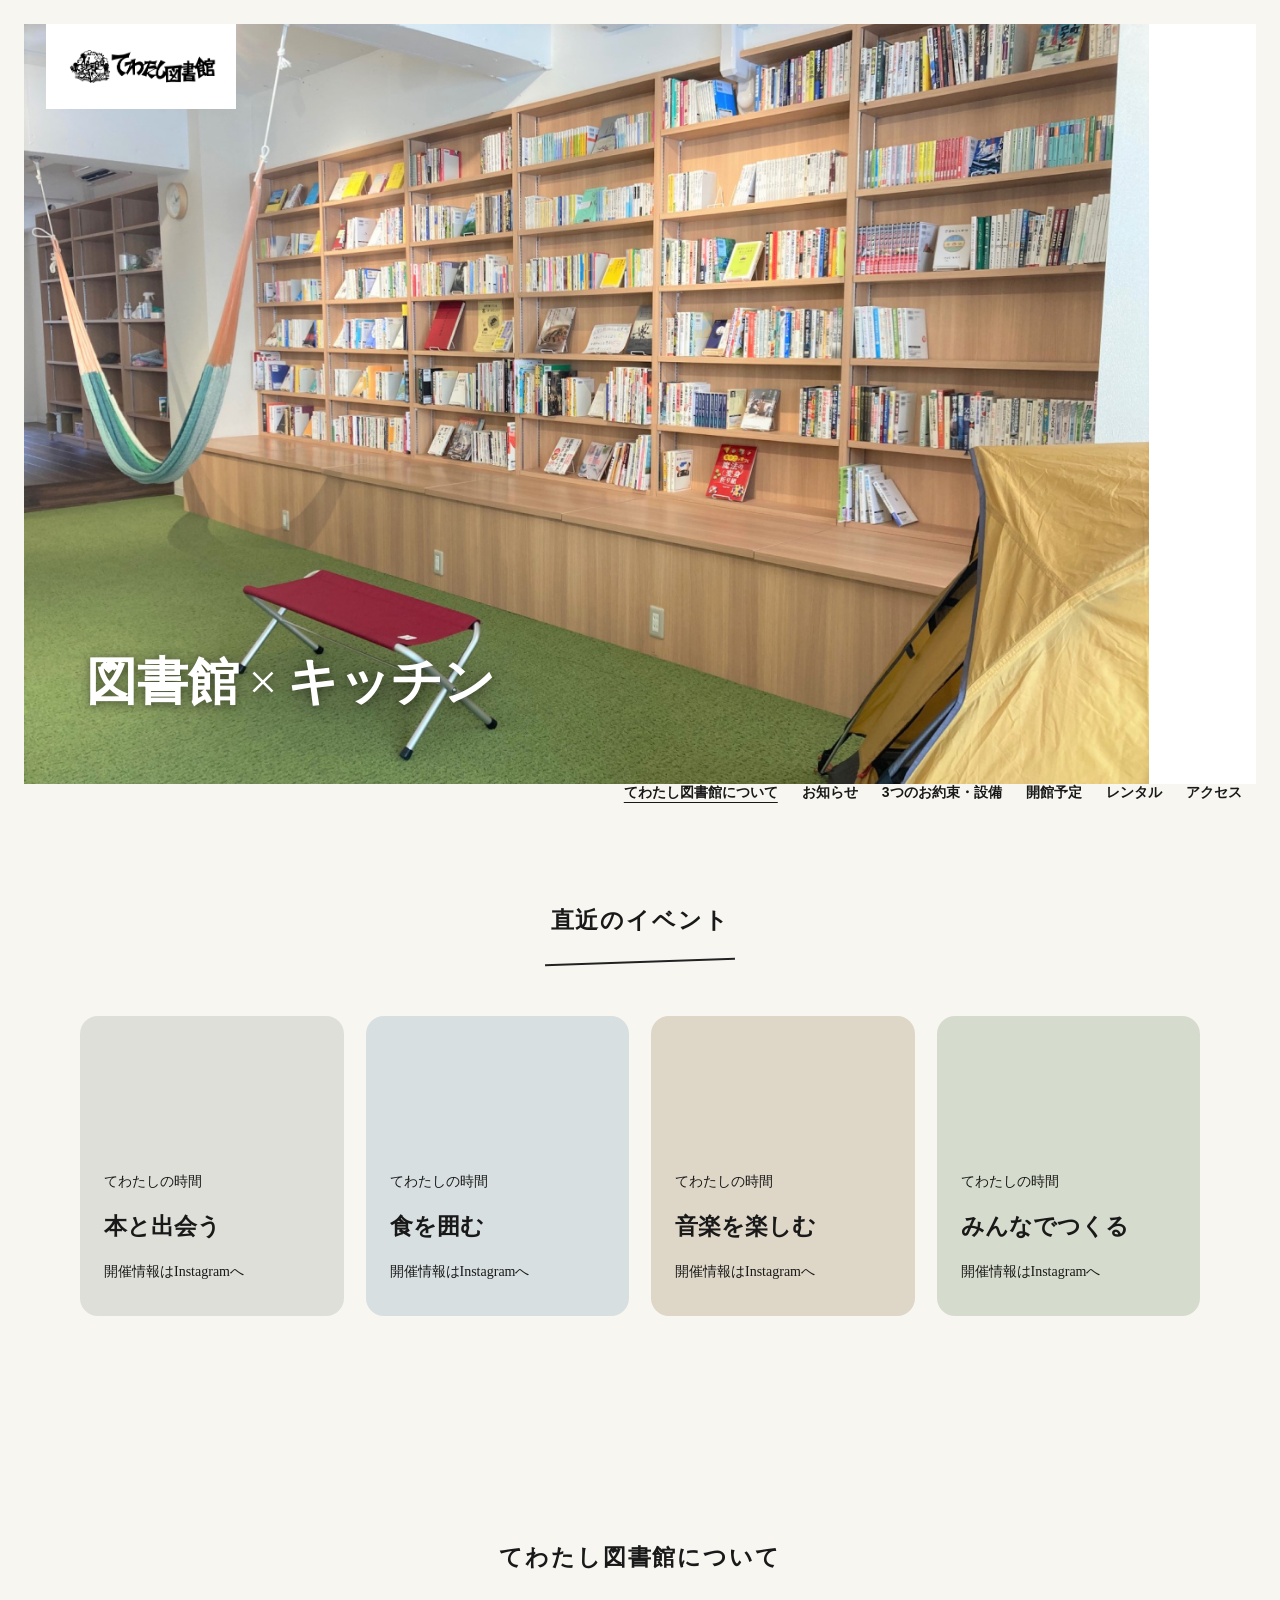
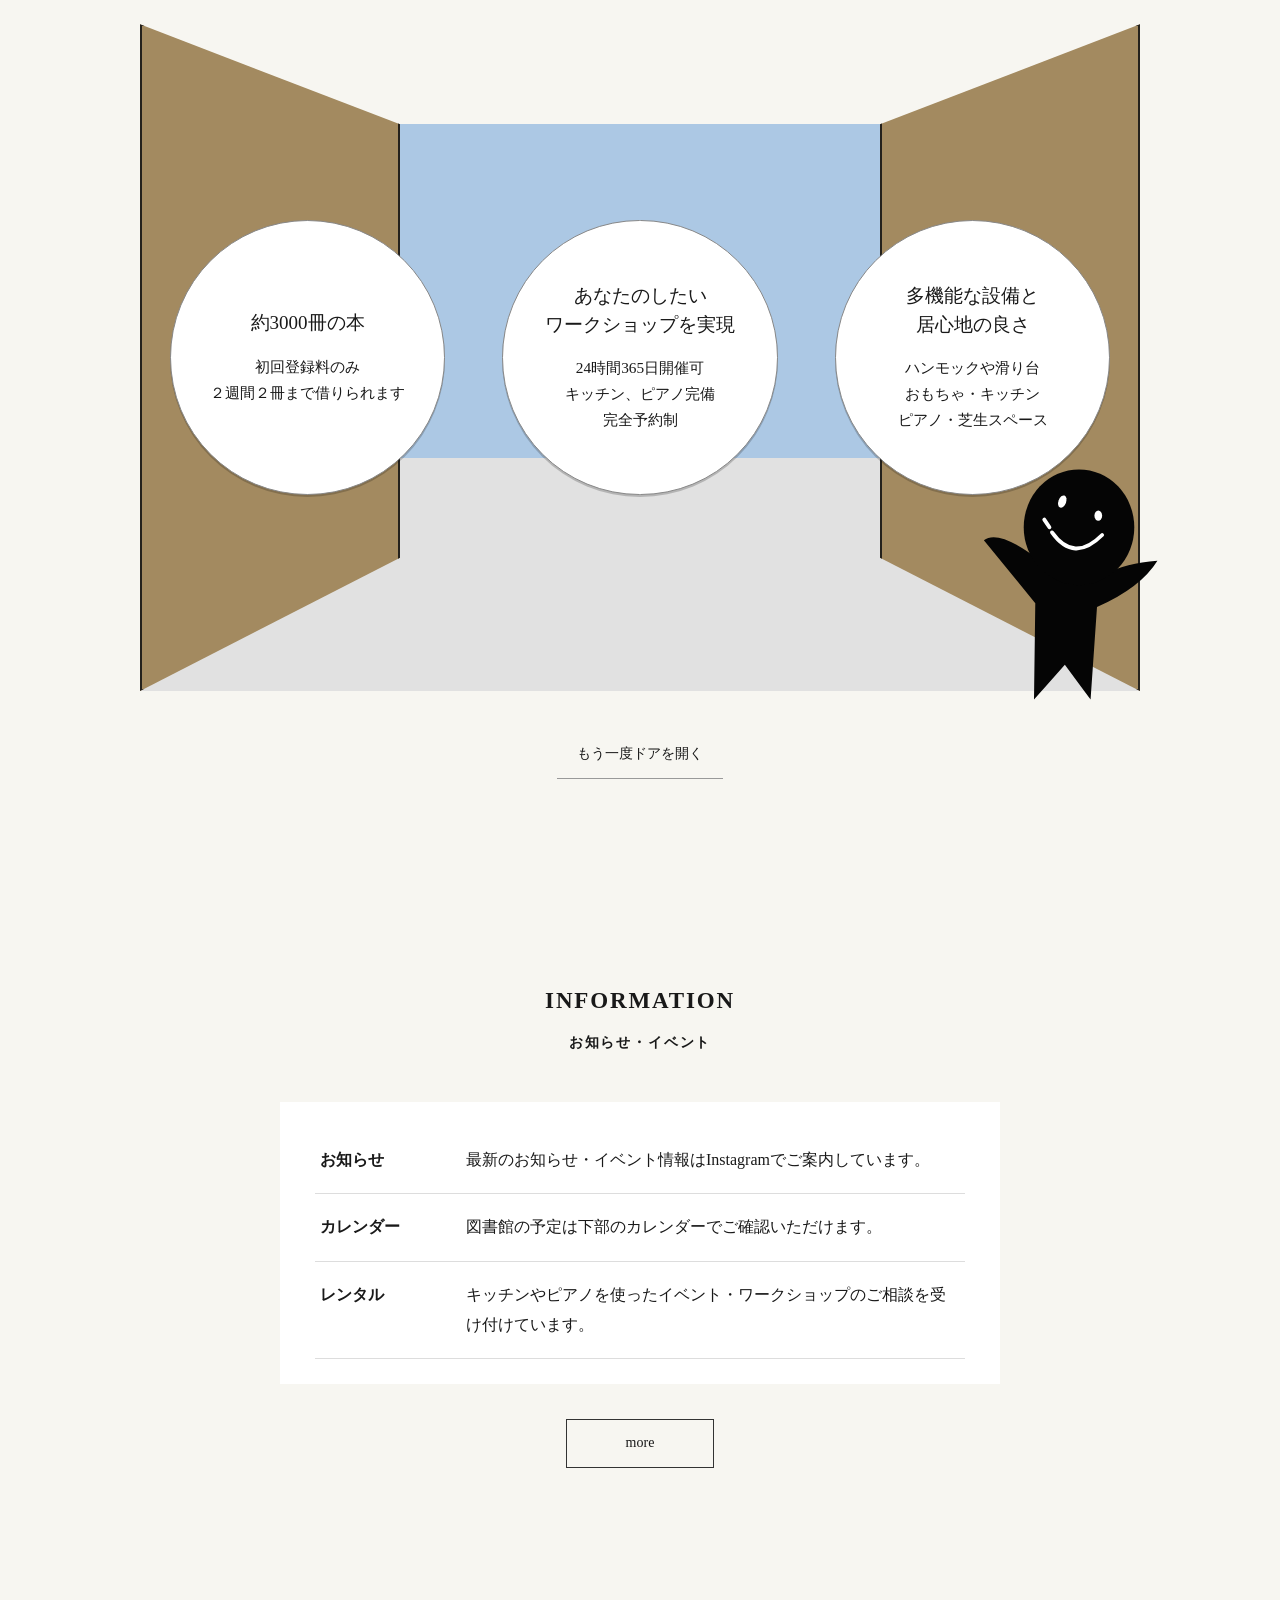
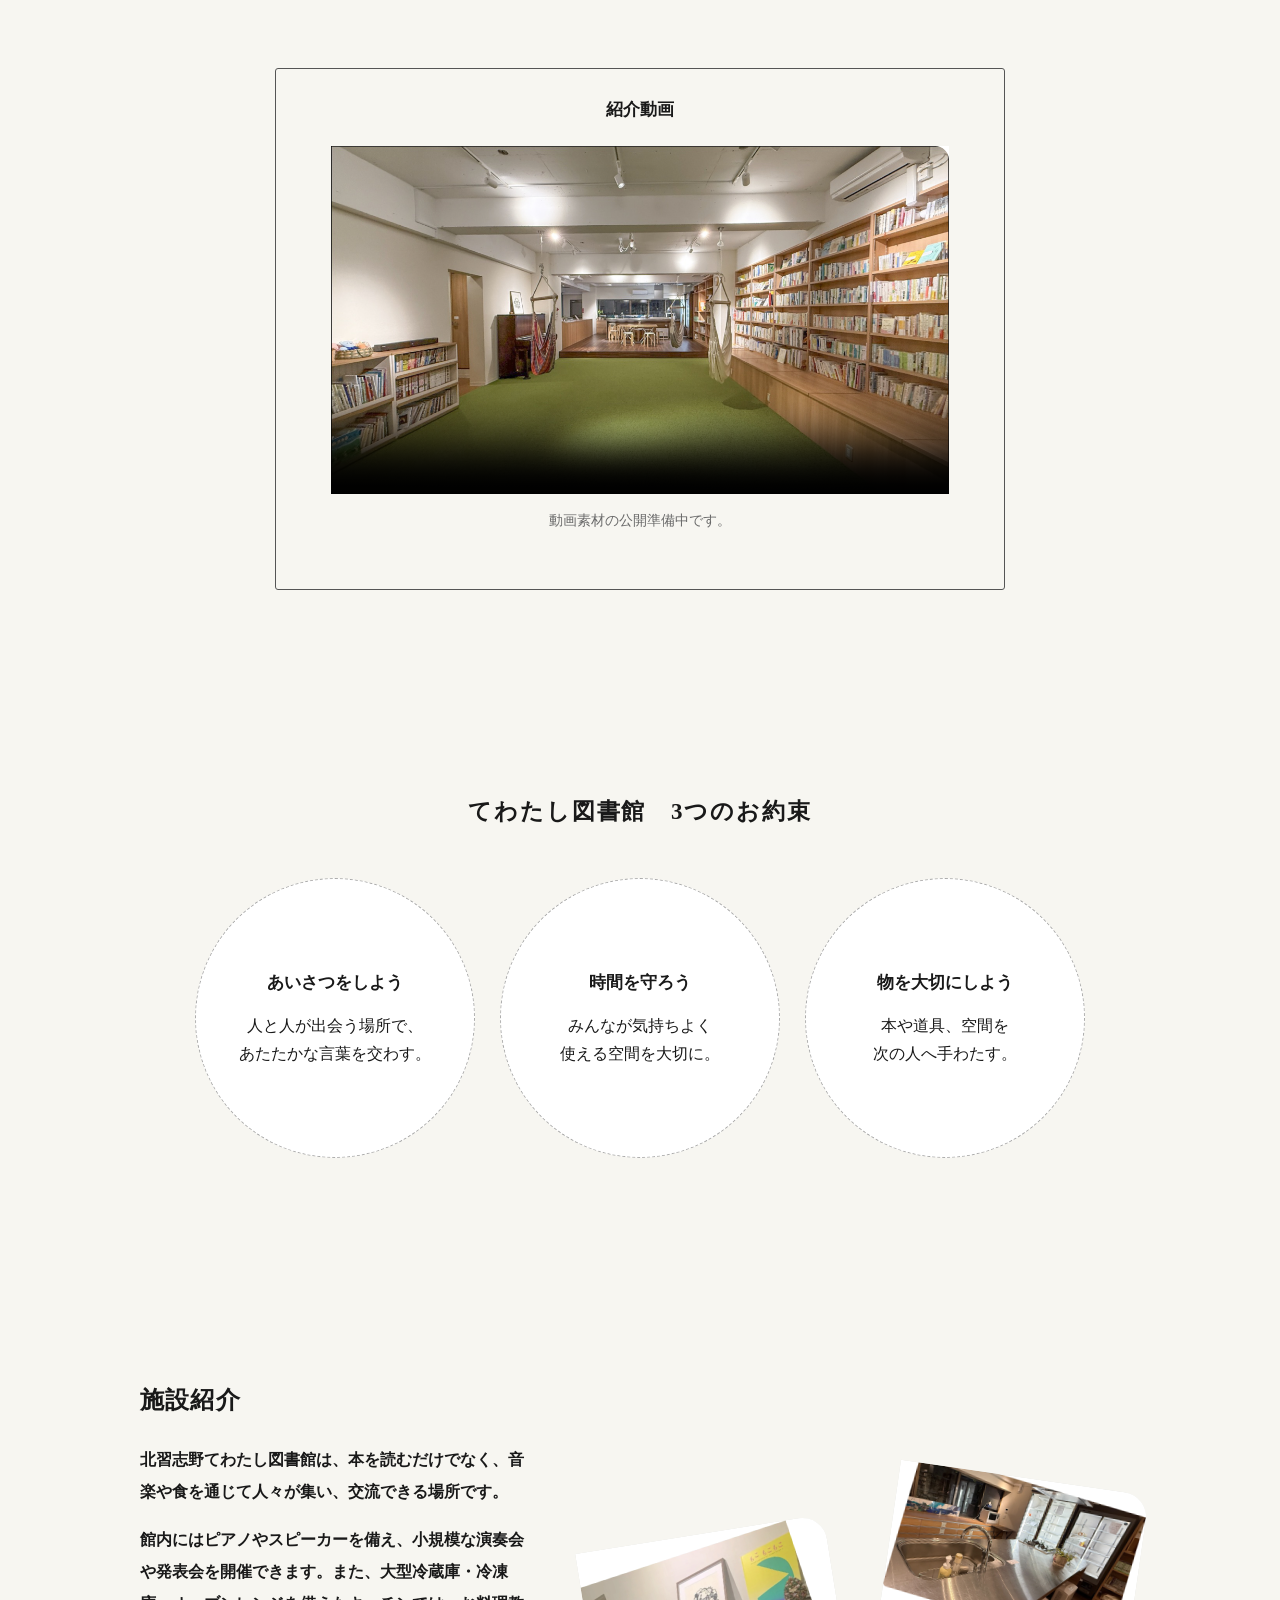
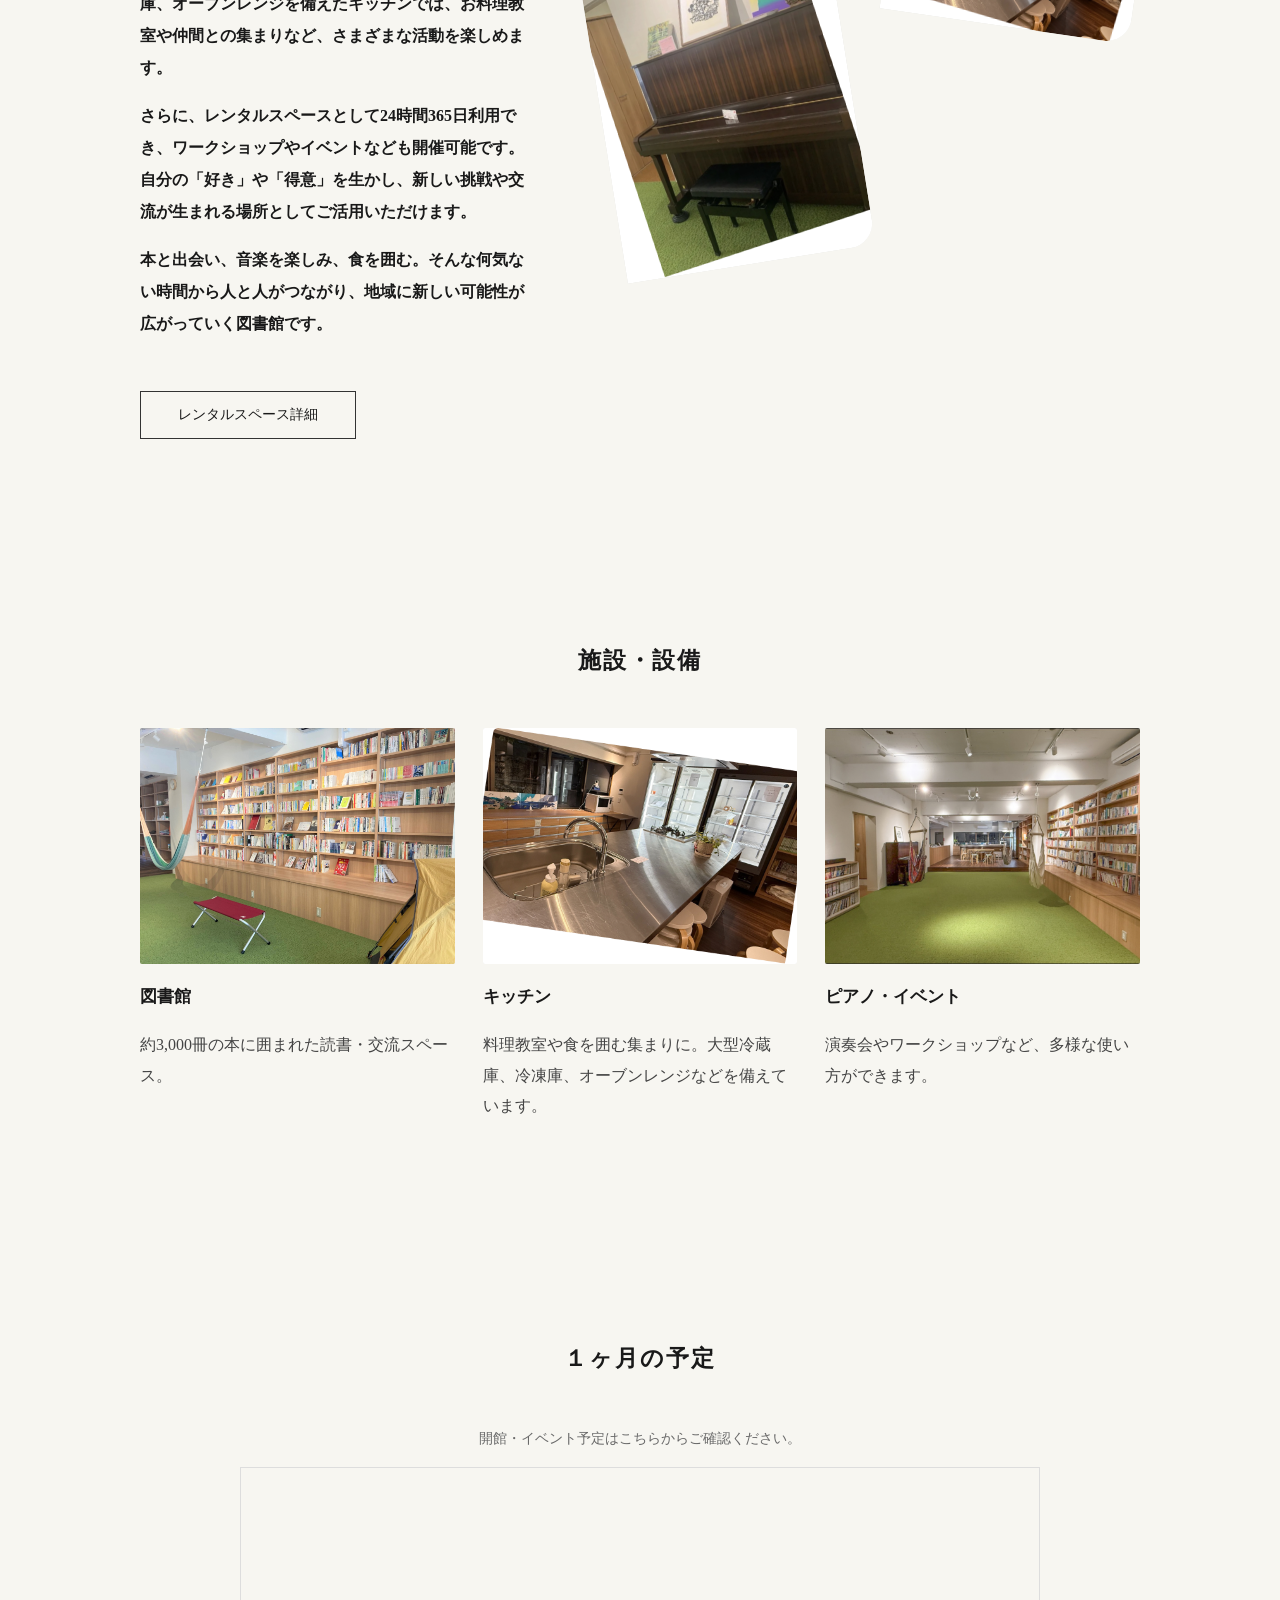
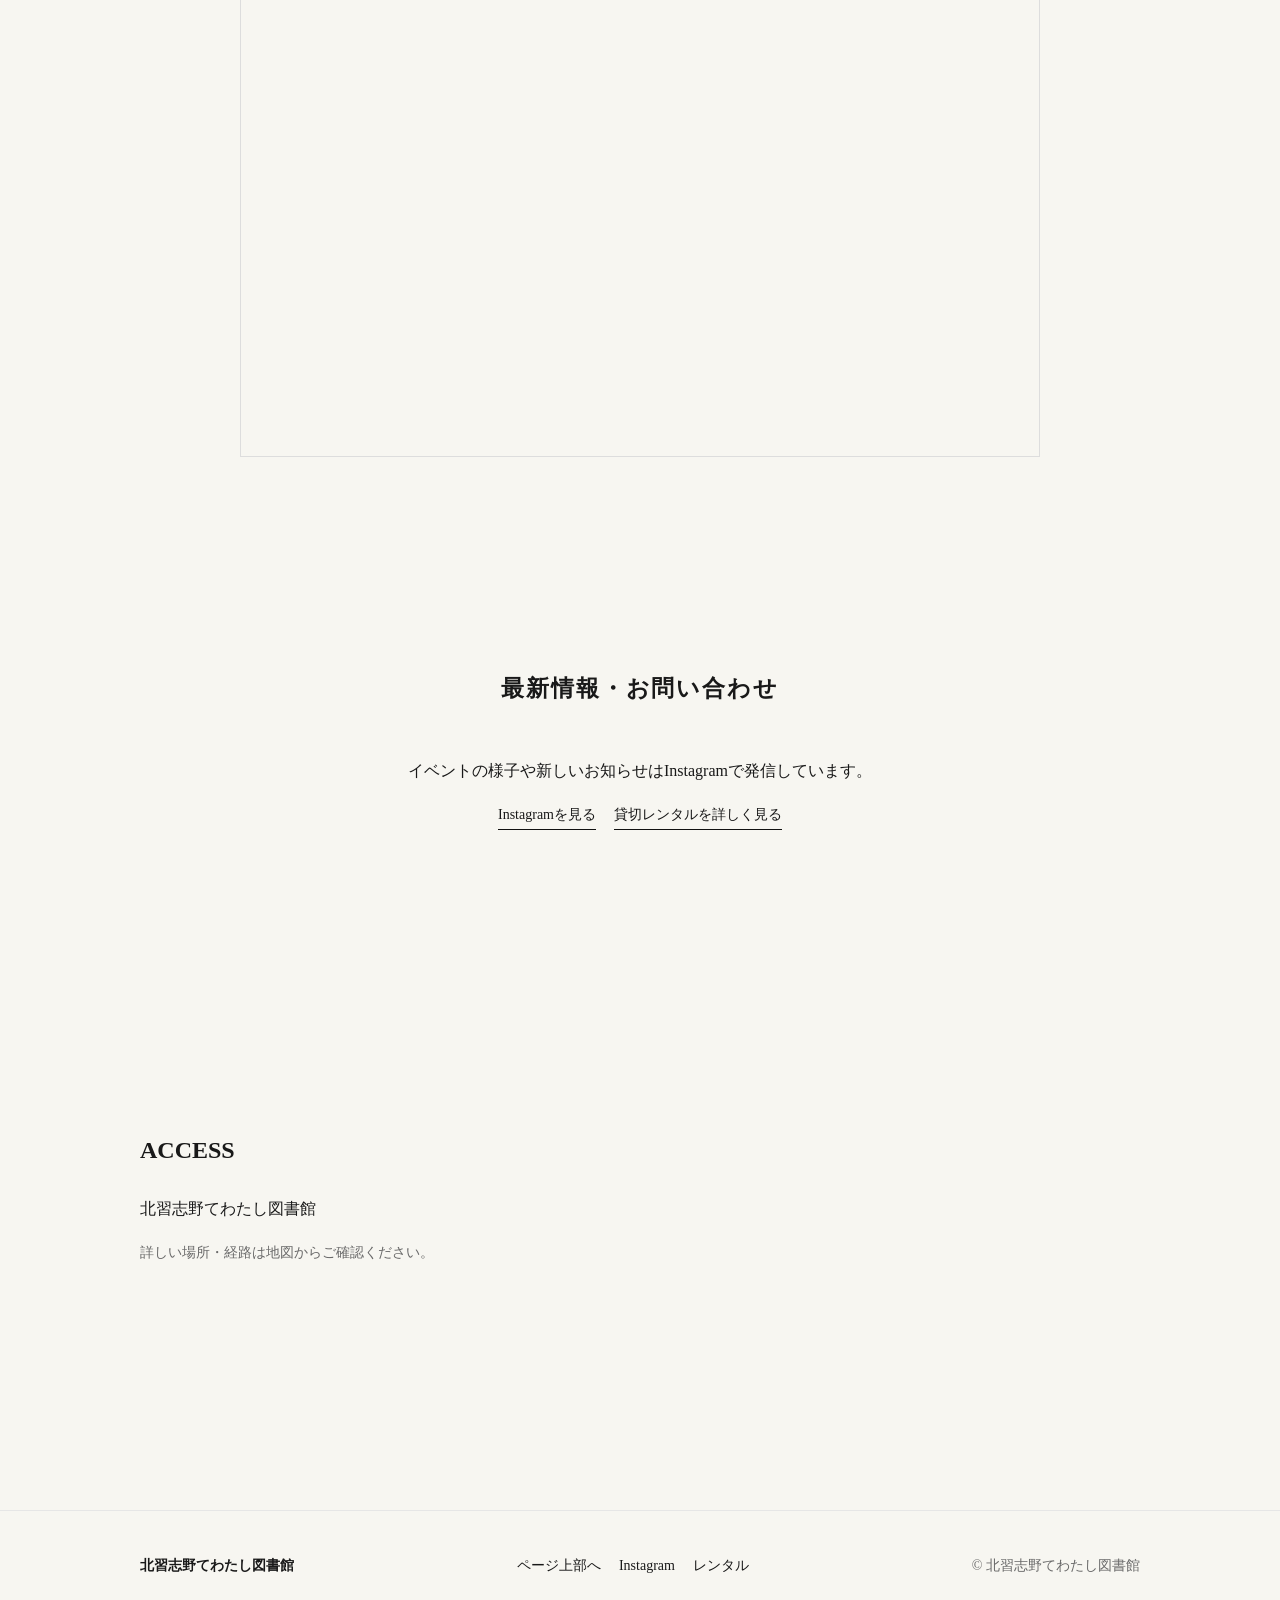
<file: index.html>
<!doctype html>
<html lang="ja"><head><meta charset="utf-8"><meta name="viewport" content="width=device-width,initial-scale=1"><meta name="description" content="北習志野てわたし図書館。図書館とキッチンがひとつになった、地域の人々が集う場所。"><title>北習志野てわたし図書館｜図書館 × キッチン</title><link rel="stylesheet" href="redesign.css"></head>
<body><header class="site-header"><div class="container header-inner"><a class="logo" href="#home" aria-label="北習志野てわたし図書館 トップ"><img src="./assets/images/logo-figma.png" alt="" onerror="this.style.display='none'"><span class="sr-only">てわたし図書館</span></a><button type="button" class="menu-toggle" aria-controls="primary-nav" aria-expanded="false">メニュー</button><nav class="nav" id="primary-nav" aria-label="メインナビゲーション"><a href="#about">てわたし図書館について</a><a href="#news">お知らせ</a><a href="#facilities">3つのお約束・設備</a><a href="#calendar">開館予定</a><a href="rental.html">レンタル</a><a href="#access">アクセス</a></nav></div></header>
<main id="home">
<section class="hero container" aria-labelledby="hero-heading"><div class="hero-grid"><div class="hero-copy"><h1 id="hero-heading"><span>図書館</span><span class="hero-cross">×</span><span>キッチン</span></h1><p class="hero-note">#業務用冷蔵庫有<br>#毎週ワークショップ開催<br>#キッチン有<br>#民間図書館<br>#約3000冊の本</p></div><div class="hero-image"><span class="image-fallback" hidden>てわたし図書館の写真を準備中</span><img src="./assets/images/hero-figma.png" data-fallback alt="本棚が並ぶてわたし図書館の館内" loading="lazy"></div></div></section>
<section class="block events" id="events"><h2 class="section-heading">直近のイベント</h2><div class="event-track"><a class="event-card" href="https://www.instagram.com/kitanarashino.tewatashi.lib" target="_blank" rel="noopener noreferrer"><span>てわたしの時間</span><strong>本と出会う</strong><small>開催情報はInstagramへ</small></a><a class="event-card" href="https://www.instagram.com/kitanarashino.tewatashi.lib" target="_blank" rel="noopener noreferrer"><span>てわたしの時間</span><strong>食を囲む</strong><small>開催情報はInstagramへ</small></a><a class="event-card" href="https://www.instagram.com/kitanarashino.tewatashi.lib" target="_blank" rel="noopener noreferrer"><span>てわたしの時間</span><strong>音楽を楽しむ</strong><small>開催情報はInstagramへ</small></a><a class="event-card" href="https://www.instagram.com/kitanarashino.tewatashi.lib" target="_blank" rel="noopener noreferrer"><span>てわたしの時間</span><strong>みんなでつくる</strong><small>開催情報はInstagramへ</small></a></div></section><section id="about" class="block book-about"><div class="container"><h2 class="section-heading">てわたし図書館について</h2><div class="door-scene"><div class="room-back" aria-hidden="true"></div><div class="room-floor" aria-hidden="true"></div><div class="door door-left" aria-hidden="true"></div><div class="door door-right" aria-hidden="true"></div><div class="door-circles"><article class="door-circle"><h3>約3000冊の本</h3><p>初回登録料のみ<br>２週間２冊まで借りられます</p></article><article class="door-circle"><h3>あなたのしたい<br>ワークショップを実現</h3><p>24時間365日開催可<br>キッチン、ピアノ完備<br>完全予約制</p></article><article class="door-circle"><h3>多機能な設備と<br>居心地の良さ</h3><p>ハンモックや滑り台<br>おもちゃ・キッチン<br>ピアノ・芝生スペース</p></article></div><svg class="door-person" viewBox="0 0 140 200" aria-hidden="true"><path fill="currentColor" d="M48 84 Q15 58 3 67 L43 116 L42 191 L66 164 L86 191 L91 119 Q125 104 138 83 Q113 85 98 93 Z"/><ellipse cx="77" cy="57" rx="43" ry="45" fill="currentColor"/><ellipse cx="64" cy="37" rx="3" ry="5" fill="white" transform="rotate(20 64 37)"/><ellipse cx="92" cy="48" rx="3" ry="4" fill="white"/><path d="M56 61 Q73 85 95 63" fill="none" stroke="white" stroke-width="3" stroke-linecap="round"/><path d="M50 51 l4 6" stroke="white" stroke-width="3" stroke-linecap="round"/></svg></div><button class="door-replay" type="button">もう一度ドアを開く</button></div></section><section id="news" class="block"><div class="container"><h2 class="section-heading">INFORMATION<small>お知らせ・イベント</small></h2><div class="news-list"><div class="news-row"><time datetime="2026-11">お知らせ</time><p>最新のお知らせ・イベント情報はInstagramでご案内しています。</p></div><div class="news-row"><time datetime="2026-11">カレンダー</time><p>図書館の予定は下部のカレンダーでご確認いただけます。</p></div><div class="news-row"><time datetime="2026-11">レンタル</time><p>キッチンやピアノを使ったイベント・ワークショップのご相談を受け付けています。</p></div></div><div class="center"><a class="outline-button" href="https://www.instagram.com/kitanarashino.tewatashi.lib" target="_blank" rel="noopener noreferrer">more</a></div></div></section>
<section id="video" class="block"><div class="container"><div class="video-frame"><h3>紹介動画</h3><video poster="./assets/images/about-figma.png" controls preload="none" playsinline aria-label="てわたし図書館の紹介動画">このブラウザでは動画を再生できません。</video><p class="small">動画素材の公開準備中です。</p></div></div></section>
<section id="facilities" class="block"><div class="container"><h2 class="section-heading">てわたし図書館　3つのお約束</h2><div class="promises"><div class="promise"><h3>あいさつをしよう</h3><p>人と人が出会う場所で、<br>あたたかな言葉を交わす。</p></div><div class="promise"><h3>時間を守ろう</h3><p>みんなが気持ちよく<br>使える空間を大切に。</p></div><div class="promise"><h3>物を大切にしよう</h3><p>本や道具、空間を<br>次の人へ手わたす。</p></div></div></div></section>
<section class="block"><div class="container about-grid reverse"><div class="about-copy"><h2>施設紹介</h2><p>北習志野てわたし図書館は、本を読むだけでなく、音楽や食を通じて人々が集い、交流できる場所です。</p><p>館内にはピアノやスピーカーを備え、小規模な演奏会や発表会を開催できます。また、大型冷蔵庫・冷凍庫、オーブンレンジを備えたキッチンでは、お料理教室や仲間との集まりなど、さまざまな活動を楽しめます。</p><p>さらに、レンタルスペースとして24時間365日利用でき、ワークショップやイベントなども開催可能です。自分の「好き」や「得意」を生かし、新しい挑戦や交流が生まれる場所としてご活用いただけます。</p><p>本と出会い、音楽を楽しみ、食を囲む。そんな何気ない時間から人と人がつながり、地域に新しい可能性が広がっていく図書館です。</p><a class="outline-button" href="rental.html">レンタルスペース詳細</a></div><div class="two-photos"><div class="photo"><span class="image-fallback" hidden>てわたし図書館の写真を準備中</span><img src="./assets/images/piano-figma.png" data-fallback alt="施設の様子" loading="lazy"></div><div class="photo"><span class="image-fallback" hidden>てわたし図書館の写真を準備中</span><img src="./assets/images/kitchen-figma.png" data-fallback alt="図書館の交流スペース" loading="lazy"></div></div></div></section>
<section class="block"><div class="container"><h2 class="section-heading">施設・設備</h2><div class="facility-grid"><article class="facility"><div class="photo"><span class="image-fallback" hidden>てわたし図書館の写真を準備中</span><img src="./assets/images/hero-figma.png" data-fallback alt="図書館スペース" loading="lazy"></div><h3>図書館</h3><p>約3,000冊の本に囲まれた読書・交流スペース。</p></article><article class="facility"><div class="photo"><span class="image-fallback" hidden>てわたし図書館の写真を準備中</span><img src="./assets/images/kitchen-figma.png" data-fallback alt="キッチン設備" loading="lazy"></div><h3>キッチン</h3><p>料理教室や食を囲む集まりに。大型冷蔵庫、冷凍庫、オーブンレンジなどを備えています。</p></article><article class="facility"><div class="photo"><span class="image-fallback" hidden>てわたし図書館の写真を準備中</span><img src="./assets/images/about-figma.png" data-fallback alt="ピアノやイベントスペース" loading="lazy"></div><h3>ピアノ・イベント</h3><p>演奏会やワークショップなど、多様な使い方ができます。</p></article></div></div></section>
<section id="calendar" class="block"><div class="container"><h2 class="section-heading">１ヶ月の予定</h2><p class="center small">開館・イベント予定はこちらからご確認ください。</p><div class="calendar-wrap"><iframe title="てわたし図書館 開館カレンダー" src="https://calendar.google.com/calendar/u/0/embed?height=600&amp;wkst=1&amp;bgcolor=%23ffffff&amp;ctz=Asia/Tokyo&amp;showTitle=0&amp;showNav=1&amp;showDate=1&amp;showTabs=0&amp;showCalendars=0&amp;showTz=1&amp;showPrint=0&amp;src=cDJvdW45NDNucm02b3U0bTJuYWxkc3NsN2dAZ3JvdXAuY2FsZW5kYXIuZ29vZ2xlLmNvbQ&amp;color=%23039BE5&amp;pli=1" loading="lazy"></iframe></div></div></section>
<section class="block"><div class="container center"><h2 class="section-heading">最新情報・お問い合わせ</h2><p>イベントの様子や新しいお知らせはInstagramで発信しています。</p><div class="external-links"><a href="https://www.instagram.com/kitanarashino.tewatashi.lib" target="_blank" rel="noopener noreferrer">Instagramを見る</a><a href="rental.html">貸切レンタルを詳しく見る</a></div></div></section>
<section id="access" class="block"><div class="container access-grid"><div><h2>ACCESS</h2><p>北習志野てわたし図書館</p><p class="small">詳しい場所・経路は地図からご確認ください。</p></div><iframe title="北習志野てわたし図書館の地図" src="https://www.google.com/maps/embed?pb=!1m18!1m12!1m3!1d742.5715631156789!2d140.04551706468305!3d35.72327230683211!2m3!1f0!2f0!3f0!3m2!1i1024!2i768!4f13.1!3m3!1m2!1s0x60228125d5f6dd09%3A0xb06a71c2e5855216!2sKitanarashinotewatashi%20Library!5e0!3m2!1sen!2sjp!4v1759291902950!5m2!1sen!2sjp" loading="lazy" referrerpolicy="no-referrer-when-downgrade" allowfullscreen></iframe></div></section>
</main><footer class="footer"><div class="container footer-inner"><strong>北習志野てわたし図書館</strong><div class="footer-links"><a href="#home">ページ上部へ</a><a href="https://www.instagram.com/kitanarashino.tewatashi.lib" target="_blank" rel="noopener noreferrer">Instagram</a><a href="rental.html">レンタル</a></div><span class="muted">© 北習志野てわたし図書館</span></div></footer><script src="redesign.js" defer></script></body></html>
</file>
<file: redesign.css>
:root{--ink:#191919;--muted:#696969;--line:#e5e5e5;--white:#fff;--max:1160px}*{box-sizing:border-box}html{scroll-behavior:smooth;scroll-padding-top:100px}body{margin:0;background:var(--white);color:var(--ink);font-family:"Yu Gothic","YuGothic","游ゴシック体","Hiragino Kaku Gothic ProN",Meiryo,sans-serif;line-height:1.9;-webkit-font-smoothing:antialiased}img,video{display:block;max-width:100%}a{color:inherit;text-decoration:none}button{font:inherit}a:focus-visible,button:focus-visible{outline:3px solid #2563eb;outline-offset:4px}.container{width:min(var(--max),calc(100% - 64px));margin-inline:auto}.site-header{height:88px;position:sticky;top:0;z-index:20;background:#fff;border-bottom:1px solid #eee}.header-inner{height:100%;display:flex;align-items:center;justify-content:space-between;gap:32px}.logo{display:flex;align-items:center;gap:8px;font-size:17px;font-weight:800;white-space:nowrap;letter-spacing:-.05em}.logo img{height:47px;max-width:170px;object-fit:contain}.nav{display:flex;align-items:center;gap:25px;font-size:12px;font-weight:700}.nav a:hover,.text-link:hover{opacity:.55}.menu-toggle{display:none;background:none;border:0;cursor:pointer;font-size:14px}.hero{padding-top:34px}.hero-grid{min-height:560px;display:grid;grid-template-columns:26% 74%;background:#fff}.hero-copy{display:flex;flex-direction:column;align-items:flex-start;justify-content:center;padding:40px 30px 40px 0}.hero-kicker,.eyebrow{letter-spacing:.16em;font-size:11px;font-weight:700}.hero h1{font-size:clamp(28px,3.7vw,52px);line-height:1.45;letter-spacing:.03em;margin:26px 0 40px;font-weight:800}.hero h1 span{display:block}.hero-note{font-size:12px;color:#6b6b6b}.hero-image,.photo{background:#e9e9e5;overflow:hidden;position:relative}.hero-image{min-height:560px}.hero-image img,.photo img{width:100%;height:100%;object-fit:cover;position:absolute;inset:0}.image-fallback{position:absolute;inset:0;display:flex;align-items:center;justify-content:center;padding:24px;text-align:center;color:#777;font-size:13px;letter-spacing:.07em}.image-fallback:before{content:"";position:absolute;width:40%;height:1px;background:#c3c3bb;top:35%;left:30%}.hero-image img:not([src]){display:none}.block{padding:100px 0;border-bottom:1px solid var(--line)}.section-heading{text-align:center;font-size:23px;font-weight:800;letter-spacing:.08em;margin:0 0 48px}.news-list{max-width:720px;margin:auto}.news-row{display:grid;grid-template-columns:116px 1fr;gap:30px;padding:18px 5px;border-bottom:1px solid #ddd;font-size:13px}.news-row time{font-variant-numeric:tabular-nums;font-weight:700}.news-row p{margin:0}.center{text-align:center}.outline-button{display:inline-block;border:1px solid #333;padding:10px 37px;margin-top:35px;font-size:12px;min-width:148px;text-align:center;transition:background .2s,color .2s}.outline-button:hover{background:#191919;color:#fff}.video-frame{max-width:830px;margin:0 auto;border:1px solid #555;border-radius:12px;padding:25px 55px 40px;text-align:center}.video-frame h3{font-size:17px;margin:0 0 20px}.video-frame video{width:100%;aspect-ratio:16/9;background:#e8e8e8}.promises{display:flex;justify-content:center;gap:38px;flex-wrap:wrap}.promise{width:210px;height:210px;border:1px solid #777;border-radius:50%;display:flex;flex-direction:column;align-items:center;justify-content:center;padding:23px;text-align:center}.promise h3{margin:0 0 12px;font-size:15px}.promise p{margin:0;font-size:11px;line-height:1.8}.about-grid{display:grid;grid-template-columns:1.65fr 1fr;gap:65px;align-items:center}.about-grid.reverse{grid-template-columns:1fr 1.3fr}.about-grid .photo{aspect-ratio:1.6}.about-copy h2{font-size:24px;letter-spacing:.05em}.about-copy p{font-size:14px;line-height:2.2}.two-photos{display:grid;grid-template-columns:1fr 1fr;gap:20px;align-items:start}.two-photos .photo{aspect-ratio:3/4}.two-photos .photo:nth-child(2){margin-top:-35px;transform:rotate(5deg)}.two-photos .photo:first-child{transform:rotate(-5deg)}.facility-grid{display:grid;grid-template-columns:repeat(3,1fr);gap:28px}.facility h3{font-size:17px}.facility p{font-size:13px;color:#444}.facility .photo{aspect-ratio:4/3}.calendar-wrap{max-width:900px;margin:auto}.calendar-wrap iframe{width:100%;height:590px;border:1px solid #ddd}.access-grid{display:grid;grid-template-columns:1fr 1.6fr;gap:45px;align-items:center}.access-grid iframe{width:100%;height:330px;border:0}.small{font-size:12px;color:var(--muted)}.footer{padding:42px 0;background:#fafafa;border-top:1px solid #e6e6e6}.footer-inner{display:flex;gap:24px;align-items:center;justify-content:space-between;font-size:12px}.footer-links{display:flex;flex-wrap:wrap;gap:18px}.muted{color:var(--muted)}.external-links{display:flex;gap:18px;justify-content:center;flex-wrap:wrap}.external-links a{border-bottom:1px solid #111;font-size:13px}.sr-only{position:absolute;width:1px;height:1px;overflow:hidden;clip:rect(0,0,0,0);white-space:nowrap} @media(max-width:800px){.container{width:min(100% - 36px,var(--max))}.site-header{height:70px}.logo{font-size:15px}.logo img{max-width:130px;height:37px}.menu-toggle{display:block}.nav{position:absolute;top:70px;left:0;right:0;background:white;border-bottom:1px solid #ddd;display:none;flex-direction:column;gap:0;align-items:stretch;padding:12px 18px 22px}.nav.is-open{display:flex}.nav a{display:block;padding:14px;border-bottom:1px solid #eee;font-size:14px}.hero{padding-top:12px}.hero-grid{grid-template-columns:1fr;min-height:0}.hero-copy{padding:35px 0 25px}.hero h1{font-size:34px;margin:12px 0 20px}.hero h1 span{display:inline}.hero-image{min-height:0;aspect-ratio:4/3}.block{padding:62px 0}.section-heading{font-size:21px;margin-bottom:30px}.news-row{grid-template-columns:90px 1fr;gap:15px;font-size:12px}.video-frame{padding:20px 16px}.promises{gap:16px}.promise{width:180px;height:180px}.about-grid,.about-grid.reverse,.access-grid{grid-template-columns:1fr;gap:25px}.about-grid .photo{aspect-ratio:4/3}.facility-grid{grid-template-columns:1fr;gap:40px}.two-photos{margin-top:35px}.calendar-wrap iframe{height:500px}.footer-inner{flex-direction:column;align-items:flex-start}.about-copy h2{font-size:21px}}@media(max-width:420px){.promise{width:155px;height:155px;padding:16px}.promise h3{font-size:13px}.promise p{font-size:10px}.hero h1{font-size:30px}}@media(prefers-reduced-motion:reduce){html{scroll-behavior:auto}*{transition:none!important}}
/* Figma Frame 4 / 10 / 12 fidelity refinements (1920px design reference) */
.site-header{height:112px;border-bottom:0}.header-inner{width:min(1810px,calc(100% - 64px))}.logo img{height:98px;max-width:225px}.nav{gap:22px;font-size:clamp(12px,1.05vw,20px);font-weight:700}.nav a:first-child{text-decoration:underline;text-underline-offset:5px}.hero{width:min(1920px,100%);padding-top:0}.hero-grid{grid-template-columns:22.3% 77.7%;min-height:min(968px,calc(100vw * .505))}.hero-copy{padding:110px 38px 90px 12%;justify-content:center}.hero h1{font-size:clamp(38px,3.33vw,64px);line-height:1.65;letter-spacing:0;margin:0 0 85px;white-space:nowrap}.hero h1 span{display:block}.hero h1 .hero-cross{font-weight:400;font-size:1.25em;line-height:1;margin:9px 0 15px 70px}.hero-note{font-size:clamp(12px,.84vw,16px);line-height:2.1;font-weight:700;color:#111}.hero-image{min-height:0;aspect-ratio:1309/906;align-self:center;margin-right:9.6%;}.hero-image img{object-fit:cover}.about-grid{grid-template-columns:62% 1fr;gap:45px}.about-grid .photo{aspect-ratio:1590/896;border-radius:0 25px 25px 0}.about-copy h2{font-weight:700}.about-copy p{font-size:clamp(14px,1.04vw,20px);line-height:2;font-weight:600}.about-grid.reverse{grid-template-columns:39% 1fr;gap:7%}.two-photos .photo:nth-child(2){transform:rotate(8.24deg);margin-top:-55px}.two-photos .photo:first-child{transform:rotate(-9.09deg)}.two-photos .photo{box-shadow:none}.two-photos{gap:38px}.two-photos .photo:first-child{aspect-ratio:313/417}.two-photos .photo:nth-child(2){aspect-ratio:509/304}.block{scroll-margin-top:112px}
@media(max-width:900px){.site-header{height:70px}.logo img{height:58px;max-width:140px}.header-inner{width:min(100% - 36px,1810px)}.nav{top:70px;font-size:14px}.hero-grid{grid-template-columns:1fr;min-height:0}.hero-copy{padding:35px 20px 26px;align-items:flex-start}.hero h1{font-size:38px;line-height:1.4;margin:0 0 26px}.hero h1 span{display:inline}.hero h1 .hero-cross{font-size:1em;margin:0 10px}.hero-note{font-size:12px}.hero-image{aspect-ratio:4/3;margin:0}.about-grid,.about-grid.reverse{grid-template-columns:1fr;gap:30px}.about-grid .photo{aspect-ratio:16/9;border-radius:8px}.two-photos{padding:25px 25px 0;gap:18px}.block{scroll-margin-top:70px}}

@media(min-width:801px) and (max-width:900px){.menu-toggle{display:block}.nav{display:none}.nav.is-open{display:flex}}

/* Reference-led library layout */
:root{--white:#f7f6f1;--line:transparent;--max:1000px}body{background:var(--white);font-family:"Hiragino Mincho ProN","Yu Mincho",serif}.site-header{position:absolute;top:24px;left:3%;height:auto;background:transparent;width:94%;border:0}.header-inner{width:100%;align-items:flex-start}.logo img{width:205px;height:auto;max-height:85px}.nav{position:absolute;top:calc( min(68vw,760px) - 5px);right:0;font-family:sans-serif;font-size:14px;gap:24px}.hero{width:calc(100% - 48px);margin:24px auto 0}.hero-grid{display:block;position:relative;min-height:0}.hero-image{margin:0;aspect-ratio:1.48;max-height:760px}.hero-copy{position:absolute;left:5%;bottom:9%;z-index:2;padding:0;color:white;text-shadow:0 2px 12px #0008}.hero h1{font-size:clamp(30px,4vw,58px);margin:0;line-height:1.3}.hero h1 span{display:inline}.hero h1 .hero-cross{margin:0 10px;font-size:1em}.hero-note{display:none}.block{padding:100px 0;border:0}.section-heading{font-size:23px;letter-spacing:.08em;margin-bottom:45px}.section-heading small{display:block;font-size:14px;margin-top:8px}.events{padding-top:115px;overflow:hidden}.events h2:after{content:"";display:block;width:190px;height:2px;background:#222;margin:18px auto;transform:rotate(-2deg)}.event-track{display:flex;gap:22px;width:min(1120px,calc(100% - 48px));margin:auto;overflow-x:auto;padding:8px 0 20px;scroll-snap-type:x mandatory}.event-card{flex:1 0 220px;min-height:300px;background:#dedfd9;border-radius:18px;padding:30px 24px;display:flex;flex-direction:column;justify-content:flex-end;scroll-snap-align:start}.event-card:nth-child(2){background:#d7dfe0}.event-card:nth-child(3){background:#ded6c7}.event-card:nth-child(4){background:#d6dccd}.event-card strong{font-size:23px;margin:10px 0}.event-card small,.event-card span{font-size:14px}.book-about .container{position:relative}.open-book{padding:100px 25px;background:linear-gradient(90deg,#a28b62 0 24%,#b7cee0 24% 76%,#a28b62 76%);clip-path:polygon(0 0,25% 15%,75% 15%,100% 0,100% 100%,75% 85%,25% 85%,0 100%);min-height:440px;display:flex;align-items:center}.promises{flex-wrap:nowrap;gap:25px;width:100%}.promise{background:#fff;width:28%;height:auto;aspect-ratio:1;border:1px dashed #aaa;padding:24px}.promise h3{font-size:17px}.promise p{font-size:16px}.character{position:absolute;right:0;bottom:-25px;font-size:100px;line-height:1;transform:rotate(-12deg)}.character:after{content:"";position:absolute;background:#111;width:28px;height:90px;left:35px;top:65px;border-radius:50%}.news-list{background:#fff;padding:25px 35px}.news-row{font-size:16px}.outline-button,.small,.external-links a,.footer-inner{font-size:14px}.video-frame{max-width:730px;border-radius:3px}.video-frame video{aspect-ratio:16/9;object-fit:cover}.about-copy p,.facility p{font-size:16px}.facility-grid{gap:28px}.facility .photo{border-radius:2px}.calendar-wrap{max-width:800px}.footer{background:transparent}.access-grid{padding-bottom:50px}.promise:hover{transform:rotate(-2deg)}
@media(max-width:800px){.site-header{top:20px}.logo img{width:140px;height:auto;max-width:140px}.menu-toggle{background:#f7f6f1;padding:6px 12px}.nav{top:54px;right:0;left:auto;width:260px;background:#f7f6f1}.hero{width:calc(100% - 24px);margin:12px auto 0}.hero-image{aspect-ratio:1.1}.hero-copy{left:6%;bottom:10%}.hero h1{font-size:30px}.block{padding:65px 0}.events{padding-top:65px}.event-card{min-height:245px;flex-basis:190px}.open-book{min-height:0;padding:65px 10px}.promises{gap:10px}.promise{padding:12px;width:32%;min-height:150px;aspect-ratio:auto;border-radius:90px}.promise h3{font-size:14px}.promise p{font-size:14px}.book-about .promise{background:#fff}.character{font-size:65px}.character:after{height:55px;top:42px;left:24px;width:18px}.news-row{font-size:14px}.section-heading{font-size:20px}.container{width:calc(100% - 36px)}}
@media(max-width:420px){.book-about .promises{flex-direction:column;align-items:center}.book-about .promise{width:180px;height:180px}.open-book{clip-path:none;border:1px solid #554a35}.promise{width:31%;min-height:170px}.promise h3{font-size:14px}.promise p{font-size:14px}}

/* Door introduction: closed, opening, circles, then character. */
.door-scene{position:relative;width:100%;aspect-ratio:1.5;isolation:isolate;perspective:1600px;overflow:visible}.room-back{position:absolute;inset:15% 25% 20%;background:#acc8e4}.room-floor{position:absolute;inset:65% 0 0;background:#e1e1e1;clip-path:polygon(25% 0,75% 0,100% 100%,0 100%)}.door{position:absolute;top:0;bottom:0;width:50%;background:#a38a60;border:2px solid #24211c;z-index:3;transition:clip-path 1.7s cubic-bezier(.22,.61,.36,1),width 1.7s cubic-bezier(.22,.61,.36,1);clip-path:polygon(0 0,100% 0,100% 100%,0 100%)}.door-left{left:0}.door-right{right:0}.door-scene.is-open .door-left{width:26%;clip-path:polygon(0 0,100% 15%,100% 80%,0 100%)}.door-scene.is-open .door-right{width:26%;clip-path:polygon(0 15%,100% 0,100% 100%,0 80%)}.door-circles{position:absolute;inset:0;display:flex;align-items:center;justify-content:space-around;gap:5%;padding:0 2.5%;z-index:4;pointer-events:none}.door-circle{background:#fff;border:1px solid #888;border-radius:50%;width:29%;aspect-ratio:1;display:flex;flex-direction:column;justify-content:center;align-items:center;text-align:center;padding:18px;box-shadow:0 2px 0 #0003;opacity:0;transform:translateY(22px) scale(.8);transition:opacity .65s ease,transform .8s cubic-bezier(.2,.8,.2,1)}.door-circle h3{font-size:clamp(14px,1.5vw,19px);line-height:1.5;font-weight:500;margin:0 0 16px}.door-circle p{font-size:clamp(14px,1.2vw,16px);line-height:1.7;margin:0}.door-scene.is-open .door-circle{opacity:1;transform:none;transition-delay:1.45s}.door-scene.is-open .door-circle:nth-child(2){transition-delay:1.7s}.door-scene.is-open .door-circle:nth-child(3){transition-delay:1.95s}.door-person{position:absolute;right:-2%;bottom:-3%;width:18%;height:auto;color:#050505;z-index:5;opacity:0;transform:translate(35px,35px) rotate(14deg) scale(.7);transform-origin:50% 100%;transition:opacity .4s,transform .85s cubic-bezier(.22,1.3,.5,1)}.door-scene.is-open .door-person{opacity:1;transform:none;transition-delay:2.65s}.door-replay{display:block;margin:40px auto 0;padding:10px 20px;background:transparent;border:0;border-bottom:1px solid #999;color:inherit;font:inherit;font-size:14px;cursor:pointer}.door-replay:hover{background:#eae8df}.door-replay:focus-visible{outline:2px solid #292929;outline-offset:5px}@media(max-width:600px){.door-scene{aspect-ratio:1.05}.door-circles{gap:2%;padding:0 1%}.door-circle{width:32%;padding:10px 4px;aspect-ratio:auto;min-height:185px;border-radius:50%}.door-circle h3{font-size:14px;margin-bottom:8px}.door-circle p{font-size:14px;line-height:1.5}.door-person{width:23%;right:-1%}}@media(prefers-reduced-motion:reduce){.door,.door-circle,.door-person{transition:none!important;transition-delay:0s!important}}
</file>
